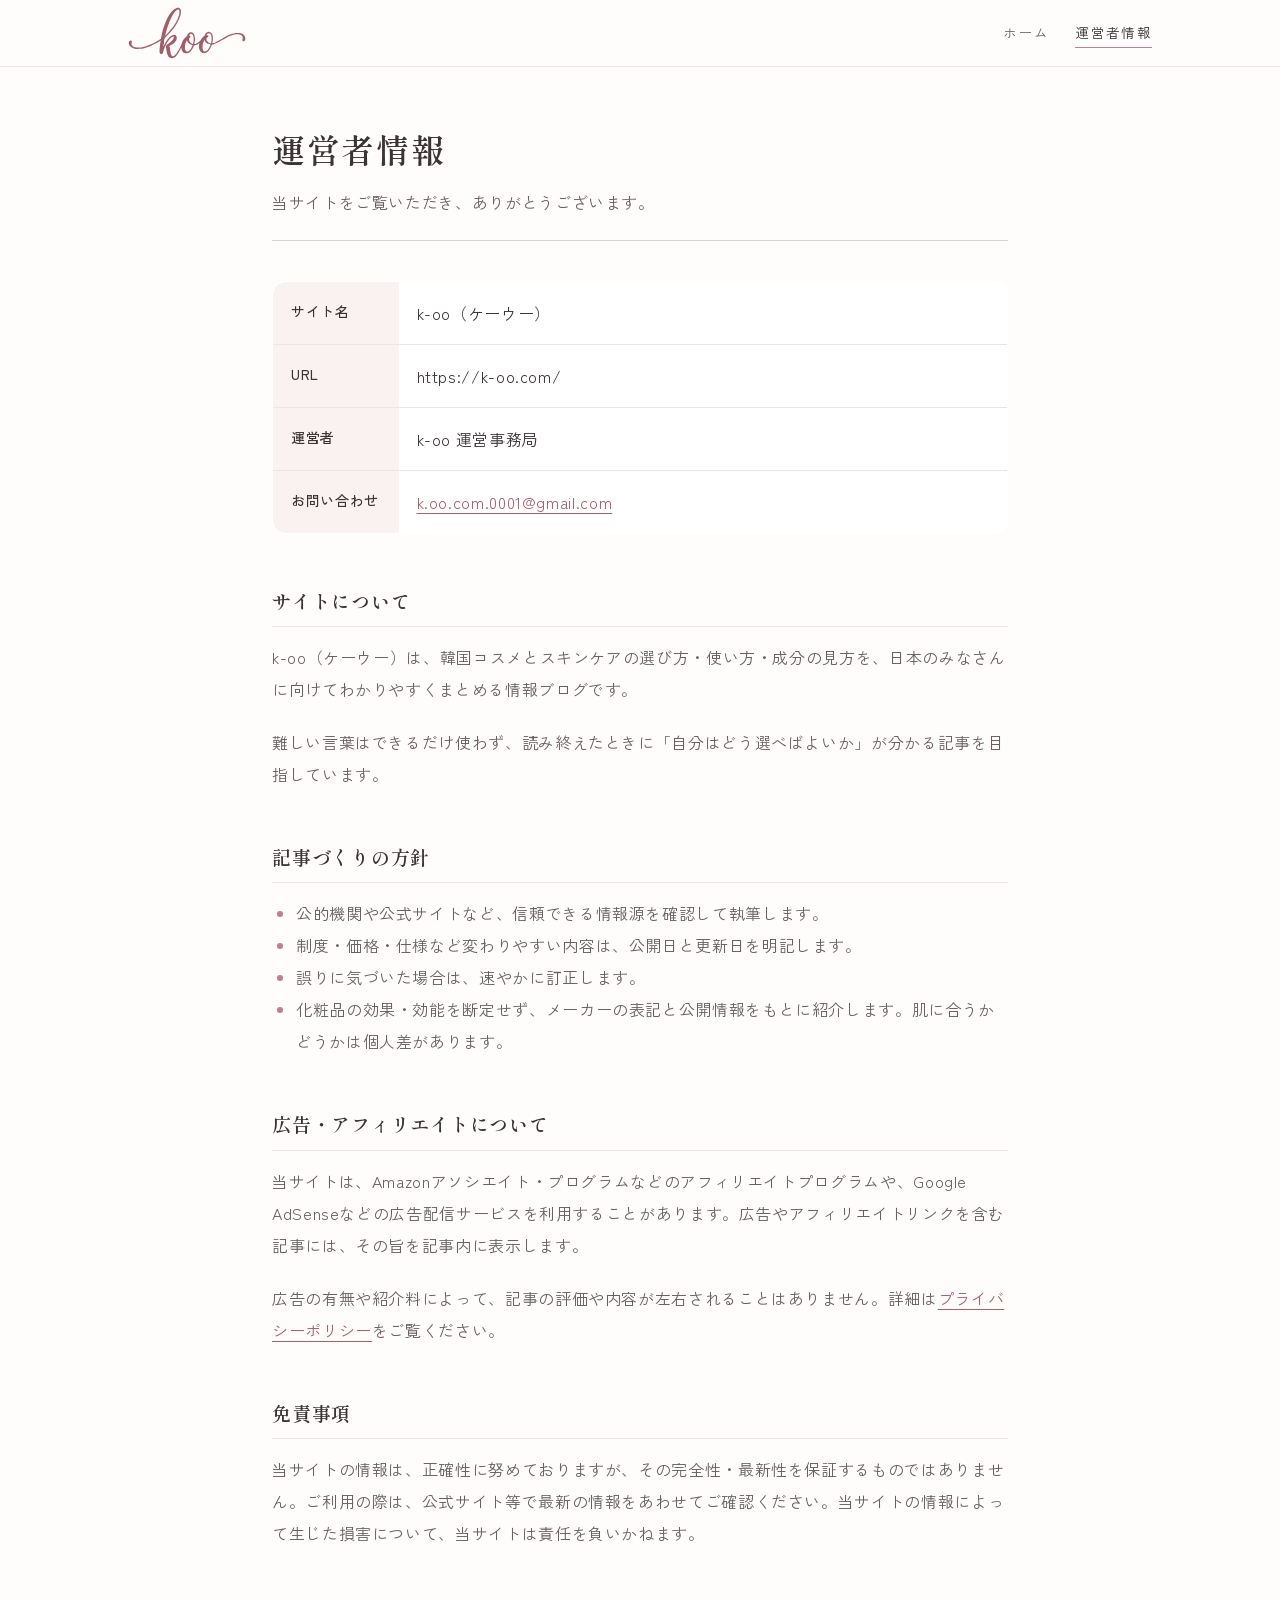
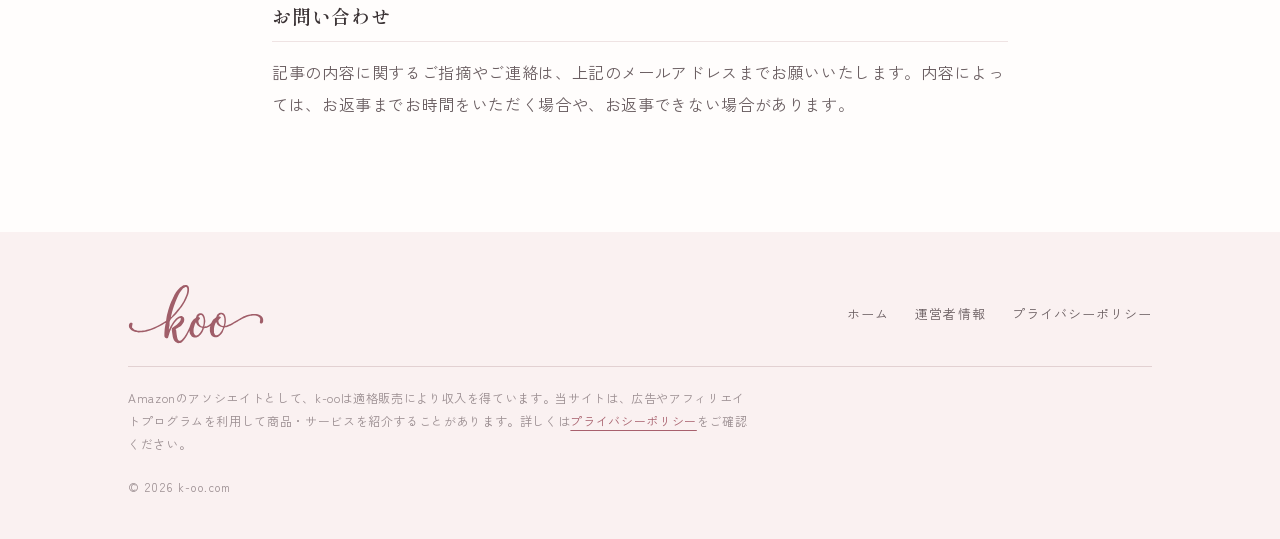
<file: about.html>
<!DOCTYPE html>
<html lang="ja">
<head>
<meta charset="utf-8">
<meta name="viewport" content="width=device-width, initial-scale=1">
<title>運営者情報｜k-oo（ケーウー）</title>
<meta name="description" content="韓国コスメ・スキンケア情報ブログ「k-oo（ケーウー）」の運営者情報、記事づくりの方針、広告・アフィリエイトの扱い、免責事項、お問い合わせ先をご案内します。">
<link rel="canonical" href="https://k-oo.com/about">
<meta name="robots" content="index, follow">
<meta name="theme-color" content="#fffdfc">

<meta property="og:type" content="website">
<meta property="og:site_name" content="k-oo（ケーウー）">
<meta property="og:locale" content="ja_JP">
<meta property="og:title" content="運営者情報｜k-oo（ケーウー）">
<meta property="og:description" content="韓国コスメ・スキンケア情報ブログ「k-oo（ケーウー）」の運営者情報、サイトの方針、お問い合わせ先をご案内します。">
<meta property="og:url" content="https://k-oo.com/about">
<meta property="og:image" content="https://k-oo.com/assets/img/og-default.png">
<meta name="twitter:card" content="summary_large_image">

<link rel="icon" href="/assets/img/favicon.svg" type="image/svg+xml">
<link rel="icon" href="/assets/img/favicon-32.png" sizes="32x32" type="image/png">
<link rel="apple-touch-icon" href="/assets/img/apple-touch-icon.png">
<link rel="stylesheet" href="/assets/css/style.css">
<script src="/assets/js/main.js?v=20261012" defer></script>
<!-- AdSense 承認後：審査用コードをここに貼る
<script async src="https://pagead2.googlesyndication.com/pagead/js/adsbygoogle.js?client=ca-pub-XXXXXXXXXXXXXXXX" crossorigin="anonymous"></script>
-->

<script type="application/ld+json">
{
  "@context": "https://schema.org",
  "@type": "AboutPage",
  "url": "https://k-oo.com/about",
  "name": "運営者情報",
  "inLanguage": "ja",
  "isPartOf": { "@id": "https://k-oo.com/#website" },
  "breadcrumb": {
    "@type": "BreadcrumbList",
    "itemListElement": [
      { "@type": "ListItem", "position": 1, "name": "ホーム", "item": "https://k-oo.com/" },
      { "@type": "ListItem", "position": 2, "name": "運営者情報", "item": "https://k-oo.com/about" }
    ]
  }
}
</script>
</head>
<body>
<a class="skip-link" href="#main">本文へスキップ</a>

<header class="site-header">
  <div class="wrap">
    <a class="brand" href="/" aria-label="k-oo ホーム">
      <img class="brand-logo" src="/assets/img/logo.svg" width="118" height="52" alt="">
    </a>
    <nav class="site-nav" aria-label="メインメニュー">
      <a href="/">ホーム</a>
      <a href="/about">運営者情報</a>
    </nav>
  </div>
</header>

<main id="main">
  <div class="wrap wrap--article page">
    <h1>運営者情報</h1>
    <p class="page-lead">当サイトをご覧いただき、ありがとうございます。</p>

    <table class="info-table">
      <tbody>
        <tr><th scope="row">サイト名</th><td>k-oo（ケーウー）</td></tr>
        <tr><th scope="row">URL</th><td>https://k-oo.com/</td></tr>
        <tr><th scope="row">運営者</th><td>k-oo 運営事務局</td></tr>
        <tr><th scope="row">お問い合わせ</th><td><a href="mailto:k.oo.com.0001@gmail.com">k.oo.com.0001@gmail.com</a></td></tr>
      </tbody>
    </table>

    <h2>サイトについて</h2>
    <p>k-oo（ケーウー）は、韓国コスメとスキンケアの選び方・使い方・成分の見方を、日本のみなさんに向けてわかりやすくまとめる情報ブログです。</p>
    <p>難しい言葉はできるだけ使わず、読み終えたときに「自分はどう選べばよいか」が分かる記事を目指しています。</p>

    <h2>記事づくりの方針</h2>
    <ul>
      <li>公的機関や公式サイトなど、信頼できる情報源を確認して執筆します。</li>
      <li>制度・価格・仕様など変わりやすい内容は、公開日と更新日を明記します。</li>
      <li>誤りに気づいた場合は、速やかに訂正します。</li>
      <li>化粧品の効果・効能を断定せず、メーカーの表記と公開情報をもとに紹介します。肌に合うかどうかは個人差があります。</li>
    </ul>

    <h2>広告・アフィリエイトについて</h2>
    <p>当サイトは、Amazonアソシエイト・プログラムなどのアフィリエイトプログラムや、Google AdSenseなどの広告配信サービスを利用することがあります。広告やアフィリエイトリンクを含む記事には、その旨を記事内に表示します。</p>
    <p>広告の有無や紹介料によって、記事の評価や内容が左右されることはありません。詳細は<a href="/privacy">プライバシーポリシー</a>をご覧ください。</p>

    <h2>免責事項</h2>
    <p>当サイトの情報は、正確性に努めておりますが、その完全性・最新性を保証するものではありません。ご利用の際は、公式サイト等で最新の情報をあわせてご確認ください。当サイトの情報によって生じた損害について、当サイトは責任を負いかねます。</p>

    <h2>お問い合わせ</h2>
    <p>記事の内容に関するご指摘やご連絡は、上記のメールアドレスまでお願いいたします。内容によっては、お返事までお時間をいただく場合や、お返事できない場合があります。</p>
  </div>
</main>

<footer class="site-footer">
  <div class="wrap">
    <div class="footer-top">
      <a class="brand" href="/" aria-label="k-oo ホーム">
        <img class="brand-logo" src="/assets/img/logo.svg" width="118" height="52" alt="" loading="lazy">
      </a>
      <ul class="footer-links">
        <li><a href="/">ホーム</a></li>
        <li><a href="/about">運営者情報</a></li>
        <li><a href="/privacy">プライバシーポリシー</a></li>
      </ul>
    </div>
    <p class="footer-note">Amazonのアソシエイトとして、k-ooは適格販売により収入を得ています。当サイトは、広告やアフィリエイトプログラムを利用して商品・サービスを紹介することがあります。詳しくは<a href="/privacy">プライバシーポリシー</a>をご確認ください。</p>
    <p class="copyright">&copy; 2026 k-oo.com</p>
  </div>
</footer>

<button class="to-top" type="button" aria-label="ページの先頭へ戻る">↑</button>
</body>
</html>
</file>
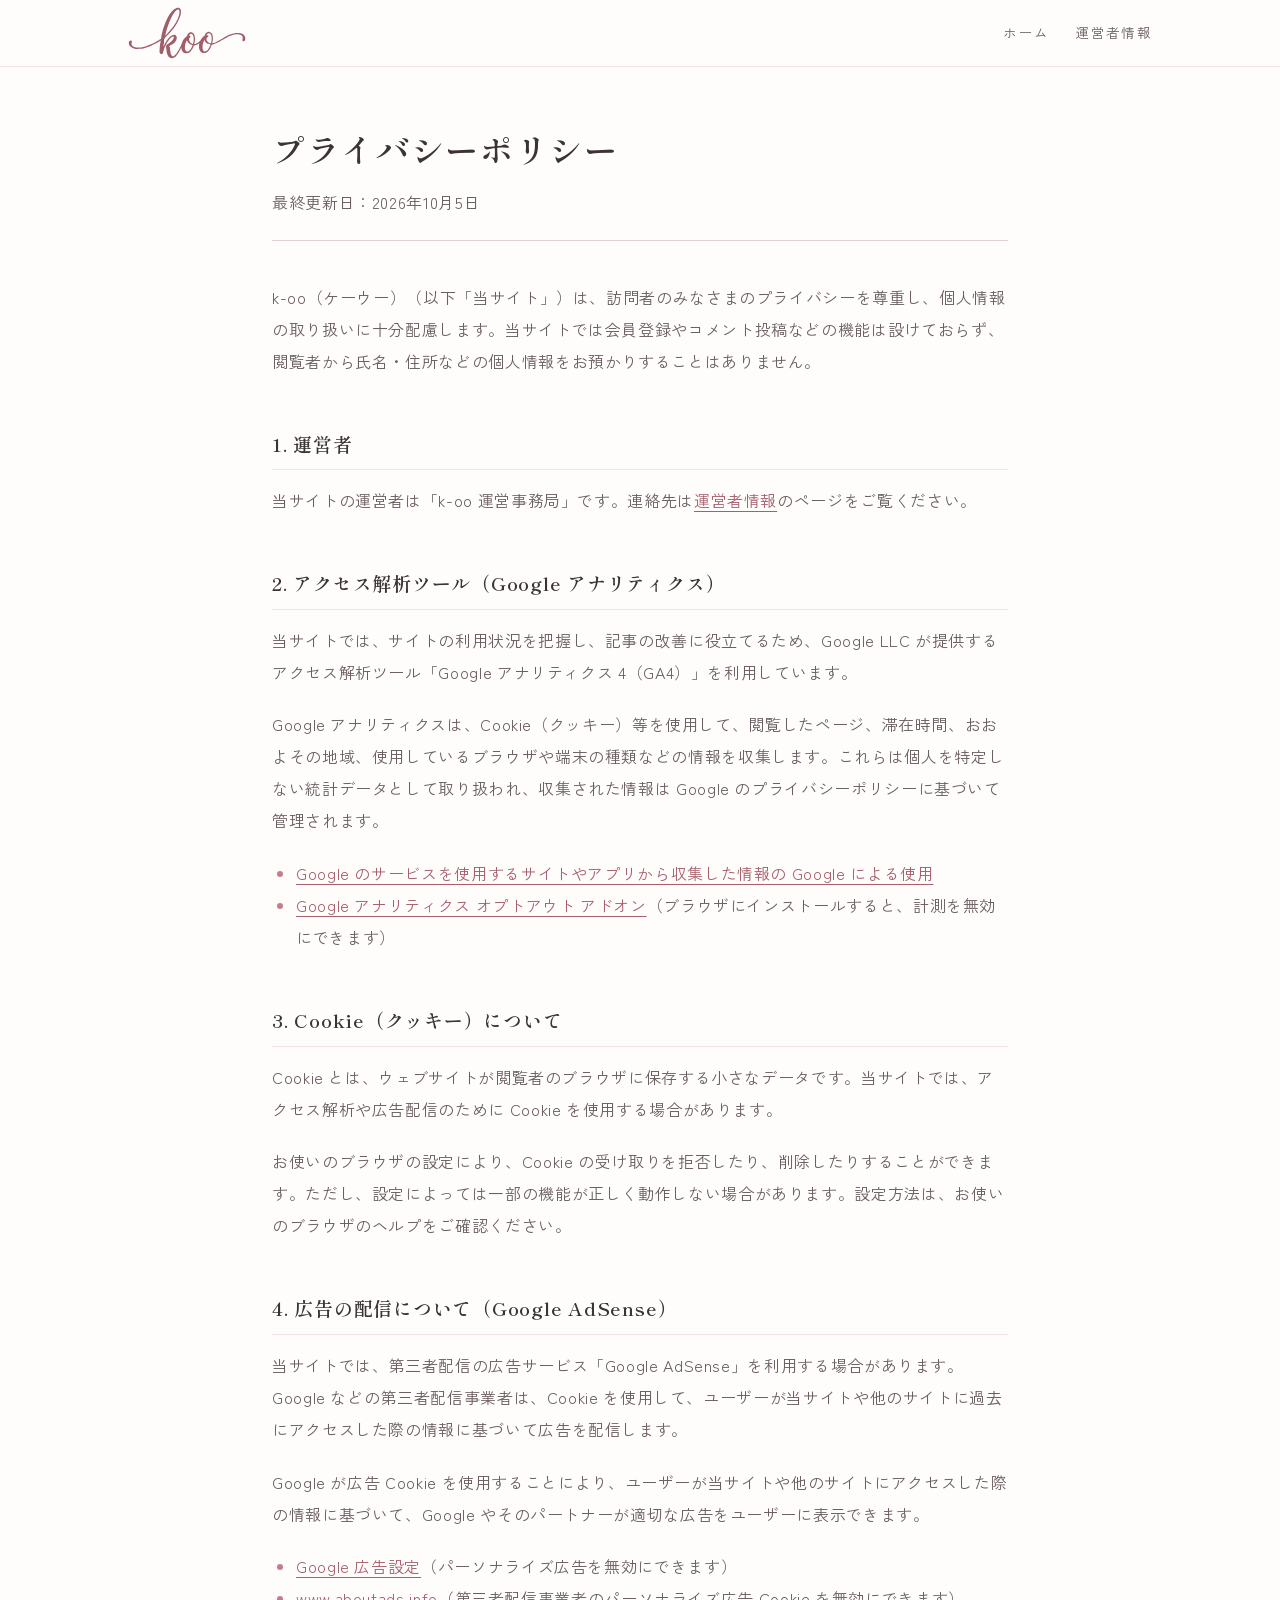
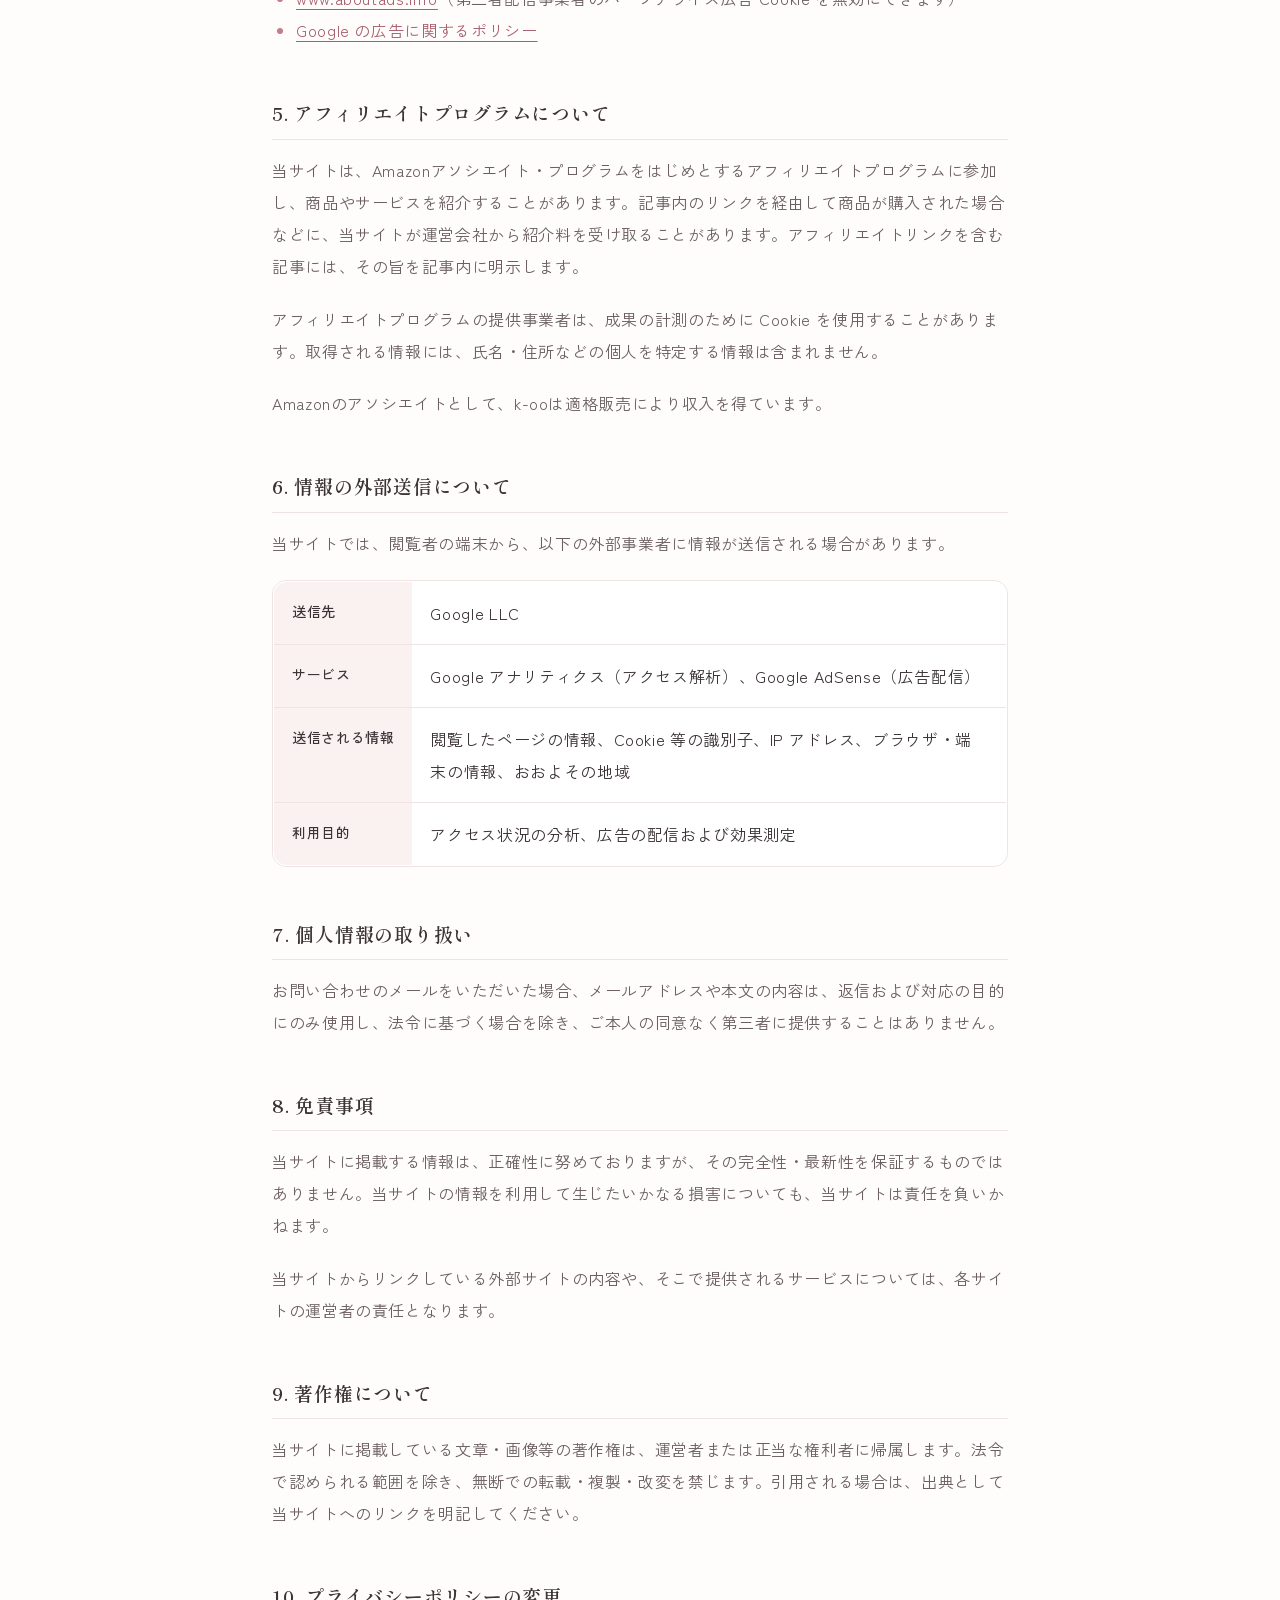
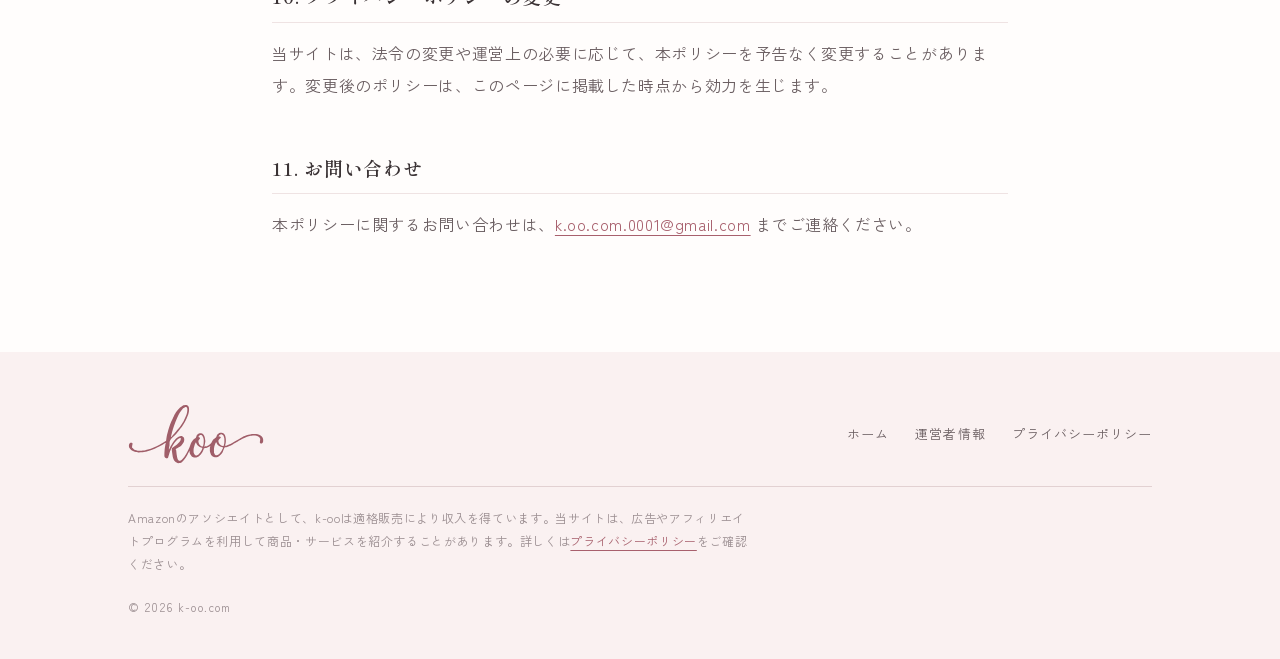
<file: privacy.html>
<!DOCTYPE html>
<html lang="ja">
<head>
<meta charset="utf-8">
<meta name="viewport" content="width=device-width, initial-scale=1">
<title>プライバシーポリシー｜k-oo（ケーウー）</title>
<meta name="description" content="k-oo（ケーウー）のプライバシーポリシーです。アクセス解析（Google アナリティクス）、Cookie、広告配信、アフィリエイトに関する取り扱いをご案内します。">
<link rel="canonical" href="https://k-oo.com/privacy">
<meta name="robots" content="index, follow">
<meta name="theme-color" content="#fffdfc">

<meta property="og:type" content="website">
<meta property="og:site_name" content="k-oo（ケーウー）">
<meta property="og:locale" content="ja_JP">
<meta property="og:title" content="プライバシーポリシー｜k-oo（ケーウー）">
<meta property="og:description" content="アクセス解析、Cookie、広告配信、アフィリエイトに関する取り扱いをご案内します。">
<meta property="og:url" content="https://k-oo.com/privacy">
<meta property="og:image" content="https://k-oo.com/assets/img/og-default.png">
<meta name="twitter:card" content="summary_large_image">

<link rel="icon" href="/assets/img/favicon.svg" type="image/svg+xml">
<link rel="icon" href="/assets/img/favicon-32.png" sizes="32x32" type="image/png">
<link rel="apple-touch-icon" href="/assets/img/apple-touch-icon.png">
<link rel="stylesheet" href="/assets/css/style.css">
<script src="/assets/js/main.js?v=20261012" defer></script>
<!-- AdSense 承認後：審査用コードをここに貼る
<script async src="https://pagead2.googlesyndication.com/pagead/js/adsbygoogle.js?client=ca-pub-XXXXXXXXXXXXXXXX" crossorigin="anonymous"></script>
-->

<script type="application/ld+json">
{
  "@context": "https://schema.org",
  "@type": "WebPage",
  "url": "https://k-oo.com/privacy",
  "name": "プライバシーポリシー",
  "inLanguage": "ja",
  "isPartOf": { "@id": "https://k-oo.com/#website" },
  "breadcrumb": {
    "@type": "BreadcrumbList",
    "itemListElement": [
      { "@type": "ListItem", "position": 1, "name": "ホーム", "item": "https://k-oo.com/" },
      { "@type": "ListItem", "position": 2, "name": "プライバシーポリシー", "item": "https://k-oo.com/privacy" }
    ]
  }
}
</script>
</head>
<body>
<a class="skip-link" href="#main">本文へスキップ</a>

<header class="site-header">
  <div class="wrap">
    <a class="brand" href="/" aria-label="k-oo ホーム">
      <img class="brand-logo" src="/assets/img/logo.svg" width="118" height="52" alt="">
    </a>
    <nav class="site-nav" aria-label="メインメニュー">
      <a href="/">ホーム</a>
      <a href="/about">運営者情報</a>
    </nav>
  </div>
</header>

<main id="main">
  <div class="wrap wrap--article page">
    <h1>プライバシーポリシー</h1>
    <p class="page-lead">最終更新日：<time datetime="2026-10-05">2026年10月5日</time></p>

    <p>k-oo（ケーウー）（以下「当サイト」）は、訪問者のみなさまのプライバシーを尊重し、個人情報の取り扱いに十分配慮します。当サイトでは会員登録やコメント投稿などの機能は設けておらず、閲覧者から氏名・住所などの個人情報をお預かりすることはありません。</p>

    <h2>1. 運営者</h2>
    <p>当サイトの運営者は「k-oo 運営事務局」です。連絡先は<a href="/about">運営者情報</a>のページをご覧ください。</p>

    <h2>2. アクセス解析ツール（Google アナリティクス）</h2>
    <p>当サイトでは、サイトの利用状況を把握し、記事の改善に役立てるため、Google LLC が提供するアクセス解析ツール「Google アナリティクス 4（GA4）」を利用しています。</p>
    <p>Google アナリティクスは、Cookie（クッキー）等を使用して、閲覧したページ、滞在時間、おおよその地域、使用しているブラウザや端末の種類などの情報を収集します。これらは個人を特定しない統計データとして取り扱われ、収集された情報は Google のプライバシーポリシーに基づいて管理されます。</p>
    <ul>
      <li><a href="https://policies.google.com/technologies/partner-sites?hl=ja" target="_blank" rel="noopener noreferrer">Google のサービスを使用するサイトやアプリから収集した情報の Google による使用</a></li>
      <li><a href="https://tools.google.com/dlpage/gaoptout?hl=ja" target="_blank" rel="noopener noreferrer">Google アナリティクス オプトアウト アドオン</a>（ブラウザにインストールすると、計測を無効にできます）</li>
    </ul>

    <h2>3. Cookie（クッキー）について</h2>
    <p>Cookie とは、ウェブサイトが閲覧者のブラウザに保存する小さなデータです。当サイトでは、アクセス解析や広告配信のために Cookie を使用する場合があります。</p>
    <p>お使いのブラウザの設定により、Cookie の受け取りを拒否したり、削除したりすることができます。ただし、設定によっては一部の機能が正しく動作しない場合があります。設定方法は、お使いのブラウザのヘルプをご確認ください。</p>

    <h2>4. 広告の配信について（Google AdSense）</h2>
    <p>当サイトでは、第三者配信の広告サービス「Google AdSense」を利用する場合があります。Google などの第三者配信事業者は、Cookie を使用して、ユーザーが当サイトや他のサイトに過去にアクセスした際の情報に基づいて広告を配信します。</p>
    <p>Google が広告 Cookie を使用することにより、ユーザーが当サイトや他のサイトにアクセスした際の情報に基づいて、Google やそのパートナーが適切な広告をユーザーに表示できます。</p>
    <ul>
      <li><a href="https://adssettings.google.com/" target="_blank" rel="noopener noreferrer">Google 広告設定</a>（パーソナライズ広告を無効にできます）</li>
      <li><a href="https://www.aboutads.info/" target="_blank" rel="noopener noreferrer">www.aboutads.info</a>（第三者配信事業者のパーソナライズ広告 Cookie を無効にできます）</li>
      <li><a href="https://policies.google.com/technologies/ads?hl=ja" target="_blank" rel="noopener noreferrer">Google の広告に関するポリシー</a></li>
    </ul>

    <h2>5. アフィリエイトプログラムについて</h2>
    <p>当サイトは、Amazonアソシエイト・プログラムをはじめとするアフィリエイトプログラムに参加し、商品やサービスを紹介することがあります。記事内のリンクを経由して商品が購入された場合などに、当サイトが運営会社から紹介料を受け取ることがあります。アフィリエイトリンクを含む記事には、その旨を記事内に明示します。</p>
    <p>アフィリエイトプログラムの提供事業者は、成果の計測のために Cookie を使用することがあります。取得される情報には、氏名・住所などの個人を特定する情報は含まれません。</p>
    <p>Amazonのアソシエイトとして、k-ooは適格販売により収入を得ています。</p>

    <h2>6. 情報の外部送信について</h2>
    <p>当サイトでは、閲覧者の端末から、以下の外部事業者に情報が送信される場合があります。</p>
    <div class="table-scroll">
      <table class="info-table">
        <tbody>
          <tr><th scope="row">送信先</th><td>Google LLC</td></tr>
          <tr><th scope="row">サービス</th><td>Google アナリティクス（アクセス解析）、Google AdSense（広告配信）</td></tr>
          <tr><th scope="row">送信される情報</th><td>閲覧したページの情報、Cookie 等の識別子、IP アドレス、ブラウザ・端末の情報、おおよその地域</td></tr>
          <tr><th scope="row">利用目的</th><td>アクセス状況の分析、広告の配信および効果測定</td></tr>
        </tbody>
      </table>
    </div>

    <h2>7. 個人情報の取り扱い</h2>
    <p>お問い合わせのメールをいただいた場合、メールアドレスや本文の内容は、返信および対応の目的にのみ使用し、法令に基づく場合を除き、ご本人の同意なく第三者に提供することはありません。</p>

    <h2>8. 免責事項</h2>
    <p>当サイトに掲載する情報は、正確性に努めておりますが、その完全性・最新性を保証するものではありません。当サイトの情報を利用して生じたいかなる損害についても、当サイトは責任を負いかねます。</p>
    <p>当サイトからリンクしている外部サイトの内容や、そこで提供されるサービスについては、各サイトの運営者の責任となります。</p>

    <h2>9. 著作権について</h2>
    <p>当サイトに掲載している文章・画像等の著作権は、運営者または正当な権利者に帰属します。法令で認められる範囲を除き、無断での転載・複製・改変を禁じます。引用される場合は、出典として当サイトへのリンクを明記してください。</p>

    <h2>10. プライバシーポリシーの変更</h2>
    <p>当サイトは、法令の変更や運営上の必要に応じて、本ポリシーを予告なく変更することがあります。変更後のポリシーは、このページに掲載した時点から効力を生じます。</p>

    <h2>11. お問い合わせ</h2>
    <p>本ポリシーに関するお問い合わせは、<a href="mailto:k.oo.com.0001@gmail.com">k.oo.com.0001@gmail.com</a> までご連絡ください。</p>
  </div>
</main>

<footer class="site-footer">
  <div class="wrap">
    <div class="footer-top">
      <a class="brand" href="/" aria-label="k-oo ホーム">
        <img class="brand-logo" src="/assets/img/logo.svg" width="118" height="52" alt="" loading="lazy">
      </a>
      <ul class="footer-links">
        <li><a href="/">ホーム</a></li>
        <li><a href="/about">運営者情報</a></li>
        <li><a href="/privacy">プライバシーポリシー</a></li>
      </ul>
    </div>
    <p class="footer-note">Amazonのアソシエイトとして、k-ooは適格販売により収入を得ています。当サイトは、広告やアフィリエイトプログラムを利用して商品・サービスを紹介することがあります。詳しくは<a href="/privacy">プライバシーポリシー</a>をご確認ください。</p>
    <p class="copyright">&copy; 2026 k-oo.com</p>
  </div>
</footer>

<button class="to-top" type="button" aria-label="ページの先頭へ戻る">↑</button>
</body>
</html>
</file>
<file: assets/css/style.css>
/* k-oo.com 共通スタイル — すべてのページで /assets/css/style.css として読み込みます
   デザイン「Blush」：白 × 淡いピンク × ダスティローズ。記事が主役、商品と広告は控えめに。
   フォント（各ページ <head> で Google Fonts を読み込み）
     見出し：Shippori Mincho B1 ／ 本文：Zen Kaku Gothic New */

:root {
  --bg: #fffdfc;
  --surface: #ffffff;
  --soft: #faf1f1;        /* 目次・PR表記・コールアウトの面 */
  --blush: #f8eded;       /* 特集カードの面 */
  --thumb: #f3e3e3;       /* 画像の読み込み前の面 */
  --ink: #3b3335;
  --ink-soft: #6b5f62;
  --muted: #9a8d90;
  --line: #efe3e3;
  --line-strong: #e2d1d2;
  --accent: #c27d89;
  --accent-ink: #a8606d;
  --mark: #f6dfe3;        /* 太字のマーカー */
  --btn: #3b3335;
  --btn-ink: #fffdfc;
  --radius: 6px;
  --radius-lg: 14px;
  --font: "Zen Kaku Gothic New", "Hiragino Sans", "Hiragino Kaku Gothic ProN", "Noto Sans JP", "Noto Sans CJK JP", "Yu Gothic UI", "Yu Gothic", Meiryo, sans-serif;
  --font-head: "Shippori Mincho B1", "Hiragino Mincho ProN", "Yu Mincho", YuMincho, "Noto Serif JP", "Noto Serif CJK JP", serif;
  --w-list: 1080px;
  --w-article: 680px;
}

@media (prefers-color-scheme: dark) {
  :root {
    --bg: #1b1718;
    --surface: #231e20;
    --soft: #2a2325;
    --blush: #2d2427;
    --thumb: #332a2d;
    --ink: #f1eaeb;
    --ink-soft: #d2c6c8;
    --muted: #a5979a;
    --line: #362e30;
    --line-strong: #4a3f42;
    --accent: #dc9aa5;
    --accent-ink: #e8b0b9;
    --mark: #4a3036;
    --btn: #f1eaeb;
    --btn-ink: #1b1718;
  }
}

*, *::before, *::after { box-sizing: border-box; }

html { -webkit-text-size-adjust: 100%; scroll-behavior: smooth; scroll-padding-top: 84px; }

body {
  margin: 0;
  background: var(--bg);
  color: var(--ink);
  font-family: var(--font);
  font-size: 16px;
  font-weight: 400;
  line-height: 2;
  letter-spacing: .04em;
  word-break: normal;
  overflow-wrap: anywhere;
  line-break: strict;
  text-rendering: optimizeLegibility;
  -webkit-font-smoothing: antialiased;
}

img { max-width: 100%; height: auto; display: block; }
a { color: var(--accent-ink); text-decoration-thickness: 1px; text-underline-offset: 4px; }
a:hover { color: var(--accent); }
:focus-visible { outline: 2px solid var(--accent); outline-offset: 3px; border-radius: 3px; }

.skip-link {
  position: absolute; left: 12px; top: 12px; z-index: 100; transform: translateY(-200%);
  background: var(--ink); color: var(--bg); padding: 8px 14px; border-radius: var(--radius); text-decoration: none;
}
.skip-link:focus { transform: none; }

.wrap { width: 100%; max-width: var(--w-list); margin: 0 auto; padding: 0 28px; }
.wrap--article { max-width: calc(var(--w-article) + 56px); }

/* ---------- Header ---------- */
.site-header { position: sticky; top: 0; z-index: 50; background: color-mix(in srgb, var(--bg) 90%, transparent); -webkit-backdrop-filter: blur(10px); backdrop-filter: blur(10px); border-bottom: 1px solid var(--line); }
.site-header .wrap { display: flex; align-items: center; justify-content: space-between; height: 66px; }
.brand { display: inline-flex; align-items: center; gap: 12px; text-decoration: none; color: var(--ink); }
.brand:hover { color: var(--ink); }
.brand-logo { height: 52px; width: auto; }
.footer-top .brand-logo { height: 60px; }
.brand-text { display: flex; align-items: baseline; gap: 10px; line-height: 1.2; }
.brand-name { font-family: var(--font-head); font-weight: 500; font-size: 23px; letter-spacing: .14em; }
.brand-kana { font-size: 10.5px; color: var(--muted); letter-spacing: .24em; }
.site-nav { display: flex; gap: 26px; }
.site-nav a {
  color: var(--ink-soft); text-decoration: none; font-size: 13.5px; letter-spacing: .1em;
  padding: 6px 0; line-height: 1.2; border-bottom: 1px solid transparent;
}
.site-nav a:hover { color: var(--ink); }
.site-nav a[aria-current="page"] { color: var(--ink); border-bottom-color: var(--accent); }

/* ---------- Footer ---------- */
.site-footer { margin-top: 112px; background: var(--soft); }
.site-footer .wrap { padding-top: 52px; padding-bottom: 40px; display: grid; gap: 20px; }
.footer-top { display: flex; flex-wrap: wrap; gap: 16px 40px; align-items: center; justify-content: space-between; padding-bottom: 22px; border-bottom: 1px solid var(--line-strong); }
.footer-links { display: flex; flex-wrap: wrap; gap: 8px 26px; list-style: none; margin: 0; padding: 0; font-size: 13px; letter-spacing: .08em; }
.footer-links a { color: var(--ink-soft); text-decoration: none; }
.footer-links a:hover { color: var(--accent-ink); text-decoration: underline; }
.footer-note { font-size: 12px; line-height: 1.9; color: var(--muted); margin: 0; max-width: 52em; }
.copyright { font-size: 11.5px; color: var(--muted); margin: 0; letter-spacing: .12em; }

/* ---------- Home ---------- */
.hero { padding: 64px 0 28px; }
.hero .wrap { display: grid; gap: 16px; }
.hero .wrap::before { content: "KOREAN BEAUTY NOTES"; font-size: 11.5px; letter-spacing: .26em; color: var(--accent-ink); }
.hero h1 { font-family: var(--font-head); font-size: clamp(27px, 4.2vw, 40px); line-height: 1.6; margin: 0; letter-spacing: .06em; font-weight: 600; }
.hero h1 em { font-style: normal; color: var(--accent-ink); }
.hero p { margin: 0; color: var(--ink-soft); max-width: 32em; font-size: 15px; }

.section-head { display: flex; align-items: center; gap: 16px; margin: 48px 0 26px; }
.section-head h2 { font-size: 13px; margin: 0; font-weight: 500; letter-spacing: .22em; white-space: nowrap; color: var(--ink-soft); }
.section-head::after { content: ""; flex: 1; height: 1px; background: var(--line); }

.post-grid { display: grid; grid-template-columns: repeat(3, 1fr); gap: 44px 28px; list-style: none; margin: 0; padding: 0; }
.post-card { display: flex; flex-direction: column; position: relative; min-width: 0; }
.post-card-thumb { aspect-ratio: 16 / 9; background: var(--thumb); overflow: hidden; border-radius: var(--radius); }
.post-card-thumb img { width: 100%; height: 100%; object-fit: cover; transition: transform .5s ease; }
.post-card:hover .post-card-thumb img { transform: scale(1.03); }
.post-card-body { padding: 16px 0 0; display: flex; flex-direction: column; gap: 8px; flex: 1; }
.post-card-meta { display: flex; align-items: center; gap: 12px; font-size: 12px; letter-spacing: .08em; color: var(--muted); }
.post-card h3 { font-family: var(--font-head); font-size: 17.5px; line-height: 1.7; margin: 0; font-weight: 600; letter-spacing: .03em; }
.post-card h3 a { color: var(--ink); text-decoration: none; }
.post-card h3 a::after { content: ""; position: absolute; inset: 0; } /* カード全体をクリック可能に */
.post-card:hover h3 a { color: var(--accent-ink); }
.post-card p { margin: 0; font-size: 13.5px; line-height: 1.9; color: var(--ink-soft); display: -webkit-box; -webkit-line-clamp: 2; line-clamp: 2; -webkit-box-orient: vertical; overflow: hidden; }

/* 新着の1件目は特集カードとして大きく */
.wrap > .post-grid > .post-card:first-child { grid-column: 1 / -1; display: grid; grid-template-columns: 1.2fr 1fr; gap: 0 40px; align-items: center; padding: 28px; background: var(--blush); border-radius: var(--radius-lg); }
.wrap > .post-grid > .post-card:first-child .post-card-body { padding: 0; gap: 12px; }
.wrap > .post-grid > .post-card:first-child h3 { font-size: clamp(20px, 2.4vw, 25px); }
.wrap > .post-grid > .post-card:first-child p { font-size: 14px; -webkit-line-clamp: 3; line-clamp: 3; }
.wrap > .post-grid > .post-card:first-child .tag { background: var(--surface); }

.tag { display: inline-block; font-size: 11.5px; font-weight: 500; letter-spacing: .1em; color: var(--accent-ink); background: var(--soft); padding: 1px 12px; border-radius: 999px; line-height: 1.8; }

.empty-state { border-top: 1px solid var(--line); border-bottom: 1px solid var(--line); padding: 64px 24px; text-align: center; color: var(--muted); }
.empty-state strong { display: block; color: var(--ink); font-size: 18px; margin-bottom: 6px; }

/* ---------- Article ---------- */
.breadcrumb { font-size: 12px; letter-spacing: .06em; color: var(--muted); padding: 28px 0 8px; }
.breadcrumb ol { list-style: none; margin: 0; padding: 0; display: flex; flex-wrap: wrap; gap: 4px 10px; }
.breadcrumb li + li::before { content: "›"; margin-right: 10px; color: var(--line-strong); }
.breadcrumb a { color: var(--muted); text-decoration: none; }
.breadcrumb a:hover { color: var(--accent-ink); text-decoration: underline; }

.article-head { padding: 28px 0 8px; text-align: center; }
.article-head .tag { margin-bottom: 16px; }
.article-title { font-family: var(--font-head); font-size: clamp(24px, 3.8vw, 33px); line-height: 1.65; margin: 0 0 16px; font-weight: 600; letter-spacing: .05em; }
.article-meta { display: flex; flex-wrap: wrap; justify-content: center; gap: 4px 20px; font-size: 12px; letter-spacing: .06em; color: var(--muted); margin: 0; }
.article-eyecatch { margin: 32px 0 8px; border-radius: var(--radius-lg); overflow: hidden; background: var(--thumb); }
.article-eyecatch img { width: 100%; aspect-ratio: 16 / 9; object-fit: cover; }

.pr-notice {
  display: flex; gap: 10px; align-items: flex-start; margin: 20px 0 0; padding: 11px 16px;
  font-size: 12px; line-height: 1.8; color: var(--muted); text-align: left;
  background: var(--soft); border-radius: var(--radius);
}
.pr-notice b { flex: none; font-size: 10.5px; font-weight: 500; letter-spacing: .14em; color: var(--accent-ink); background: var(--surface); padding: 0 8px; border-radius: 999px; margin-top: 2px; line-height: 1.8; }
.pr-notice span { display: block; }
.pr-notice small { display: block; margin-top: 1px; font-size: 11.5px; }

.lead { font-size: 16.5px; line-height: 2.1; color: var(--ink-soft); margin: 36px 0 0; }

.toc { margin: 40px 0; padding: 22px 26px; background: var(--soft); border-radius: var(--radius-lg); }
.toc-title { margin: 0 0 6px; font-size: 12.5px; font-weight: 500; letter-spacing: .24em; color: var(--accent-ink); }
.toc ol { margin: 0; padding-left: 1.4em; }
.toc li { margin: 2px 0; font-size: 14.5px; line-height: 1.9; }
.toc li::marker { color: var(--accent); }
.toc a { color: var(--ink-soft); text-decoration: none; }
.toc a:hover { color: var(--accent-ink); text-decoration: underline; }

.article-body > :first-child { margin-top: 0; }
.article-body h2 {
  font-family: var(--font-head); font-size: clamp(20px, 3vw, 24px); line-height: 1.6; margin: 80px 0 24px; padding: 0 0 12px;
  font-weight: 600; letter-spacing: .05em; border-bottom: 1px solid var(--line-strong);
}
.article-body h3 { font-family: var(--font-head); font-size: 18px; line-height: 1.7; margin: 44px 0 12px; padding: 0 0 0 14px; font-weight: 600; letter-spacing: .03em; border-left: 2px solid var(--accent); }
.article-body h4 { font-size: 16px; margin: 30px 0 8px; font-weight: 700; }
.article-body p { margin: 0 0 1.7em; }
.article-body ul, .article-body ol { margin: 0 0 1.7em; padding-left: 1.4em; }
.article-body li { margin: .4em 0; }
.article-body li::marker { color: var(--accent); }
.article-body strong { font-weight: 700; background: linear-gradient(transparent 62%, var(--mark) 62%); }
.article-body figure { margin: 36px 0; }
.article-body figure img { border-radius: var(--radius-lg); }
.article-body figcaption { font-size: 12px; color: var(--muted); margin-top: 10px; text-align: center; letter-spacing: .06em; }
.article-body blockquote { margin: 0 0 1.7em; padding: 4px 0 4px 20px; border-left: 2px solid var(--accent); color: var(--ink-soft); font-family: var(--font-head); }
.article-body blockquote p:last-child { margin-bottom: 0; }

.table-scroll { overflow-x: auto; margin: 0 0 1.7em; border: 1px solid var(--line); border-radius: var(--radius-lg); background: var(--surface); }
.article-body table { border-collapse: collapse; width: 100%; min-width: 480px; font-size: 14px; line-height: 1.8; }
.article-body th, .article-body td { padding: 12px 16px; border-bottom: 1px solid var(--line); text-align: left; vertical-align: top; }
.article-body th { background: var(--soft); font-weight: 500; white-space: nowrap; font-size: 13px; letter-spacing: .06em; color: var(--ink-soft); }
.article-body tr:last-child td { border-bottom: 0; }

.callout { margin: 0 0 1.7em; padding: 20px 24px; border-radius: var(--radius-lg); background: var(--soft); border: 0; }
.callout-title { font-family: var(--font-head); font-weight: 600; margin: 0 0 4px; font-size: 15.5px; color: var(--accent-ink); }
.callout p:last-child { margin-bottom: 0; }

/* ---------- 商品紹介（アフィリエイト記事用・控えめに） ---------- */
.product { display: grid; grid-template-columns: 170px 1fr; gap: 26px; align-items: center; margin: 8px 0 2.2em; padding: 24px; background: var(--surface); border: 1px solid var(--line); border-radius: var(--radius-lg); }
.product-img { background: #fff; border-radius: var(--radius); display: flex; align-items: center; justify-content: center; aspect-ratio: 1; padding: 10px; }
.product-img img { max-height: 100%; width: auto; max-width: 100%; object-fit: contain; }
.product-rank { display: inline-block; font-size: 11.5px; font-weight: 500; letter-spacing: .14em; color: var(--accent-ink); margin-bottom: 4px; }
.product-name { font-family: var(--font-head); font-size: 16.5px; font-weight: 600; line-height: 1.7; margin: 0 0 8px; }
.product-points { margin: 0 0 4px; padding-left: 1.2em; font-size: 13.5px; line-height: 1.9; color: var(--ink-soft); }
.product-points li { margin: .1em 0; }
.product-points li::marker { color: var(--accent); }
.product .btn-amazon { margin: 16px 0 0; max-width: none; }
.product--noimg { grid-template-columns: 1fr; }
.product--noimg .product-body { display: grid; grid-template-columns: minmax(0, 1fr) 280px; column-gap: 32px; align-items: center; }
.product--noimg .product-name, .product--noimg .product-points { grid-column: 1; }
.product--noimg .btn-amazon { grid-column: 2; grid-row: 1 / span 2; margin: 0; max-width: none; padding: 16px 22px; line-height: 1.6; border-radius: 22px; }
.product--noimg .btn-amazon small { margin-top: 6px; font-size: 10.5px; letter-spacing: 0; }
@media (max-width: 720px) {
  .product--noimg .product-body { display: block; }
  .product--noimg .btn-amazon { margin: 16px 0 0; }
}

.proscons { display: grid; grid-template-columns: 1fr 1fr; gap: 14px; margin: 0 0 1.7em; }
.proscons > div { padding: 18px 22px; background: var(--soft); border-radius: var(--radius-lg); }
.proscons h4 { margin: 0 0 6px; font-size: 13.5px; letter-spacing: .1em; color: var(--accent-ink); }
.proscons ul { margin: 0; padding-left: 1.3em; font-size: 14px; line-height: 1.9; }

.spec-note { font-size: 12px; line-height: 1.8; color: var(--muted); margin: -.6em 0 2em; }

/* Amazon へのリンクボタン（rel="sponsored nofollow noopener"）— 落ち着いたピル型 */
.btn-amazon {
  display: block; text-align: center; margin: 28px auto; max-width: 360px; padding: 12px 24px;
  background: var(--btn); color: var(--btn-ink); font-weight: 500; font-size: 14px; letter-spacing: .08em;
  border-radius: 999px; text-decoration: none; transition: opacity .2s ease;
}
.btn-amazon:hover { color: var(--btn-ink); opacity: .86; }
.btn-amazon small { display: block; font-weight: 400; font-size: 11px; letter-spacing: .02em; opacity: .75; }

/* FAQ */
.faq details { background: var(--surface); border: 1px solid var(--line); border-radius: var(--radius-lg); margin: 0 0 10px; }
.faq summary { cursor: pointer; padding: 16px 44px 16px 20px; font-weight: 500; list-style: none; display: flex; gap: 12px; position: relative; line-height: 1.8; }
.faq summary::-webkit-details-marker { display: none; }
.faq summary::before { content: "Q"; font-family: var(--font-head); color: var(--accent-ink); font-weight: 600; }
.faq summary::after { content: "+"; position: absolute; right: 20px; top: 14px; font-weight: 300; font-size: 20px; color: var(--muted); }
.faq details[open] summary::after { content: "−"; }
.faq .faq-a { padding: 0 20px 18px 44px; margin: 0; color: var(--ink-soft); font-size: 15px; }

.related { margin-top: 80px; }
.related .post-grid { grid-template-columns: repeat(2, 1fr); }

/* ---------- 人気記事（main.js が /api/popular から自動で表示。件数が少ない間は hidden のまま） ---------- */
.popular { margin-top: 72px; }
.popular[hidden] { display: none; }
.popular-list { list-style: none; margin: 0; padding: 0; counter-reset: rank; display: grid; gap: 0; }
.popular-item { counter-increment: rank; border-bottom: 1px solid var(--line); }
.popular-item a { display: grid; grid-template-columns: auto 100px 1fr; align-items: center; gap: 16px; padding: 14px 0; color: var(--ink); text-decoration: none; }
.popular-item a::before { content: counter(rank); width: 1.4em; font-family: var(--font-head); font-size: 22px; font-weight: 600; color: var(--accent); text-align: center; font-variant-numeric: tabular-nums; }
.popular-item a:hover .popular-title { color: var(--accent-ink); }
.popular-thumb { display: block; aspect-ratio: 16 / 9; overflow: hidden; border-radius: var(--radius); background: var(--thumb); }
.popular-thumb img { width: 100%; height: 100%; object-fit: cover; }
.popular-text { display: flex; flex-direction: column; gap: 2px; min-width: 0; }
.popular-title { font-family: var(--font-head); font-size: 15px; font-weight: 600; line-height: 1.7; display: -webkit-box; -webkit-line-clamp: 2; line-clamp: 2; -webkit-box-orient: vertical; overflow: hidden; }
.popular-meta { font-size: 11.5px; letter-spacing: .08em; color: var(--muted); }
@media (max-width: 560px) {
  .popular-item a { grid-template-columns: auto 84px 1fr; gap: 12px; }
  .popular-title { font-size: 14px; }
}

.back-home { display: inline-flex; margin-top: 56px; font-size: 13.5px; letter-spacing: .08em; color: var(--ink-soft); text-decoration: none; }
.back-home::before { content: "←"; margin-right: 10px; color: var(--accent); }
.back-home:hover { color: var(--accent-ink); }

/* ---------- 広告枠（承認前は非表示。承認後 main.js の ADS_ENABLED を true に） ---------- */
.ad-slot { display: none; margin: 44px 0; text-align: center; overflow: hidden; }
html.ads-on .ad-slot { display: block; min-height: 280px; }
html.ads-on .ad-slot--top { min-height: 250px; }
.ad-label { display: block; font-size: 10.5px; color: var(--muted); letter-spacing: .24em; margin-bottom: 8px; }

/* ---------- 固定ページ（運営者情報・プライバシーポリシー） ---------- */
.page { padding: 56px 0 0; }
.page h1 { font-family: var(--font-head); font-size: clamp(26px, 4vw, 33px); line-height: 1.6; margin: 0 0 10px; font-weight: 600; letter-spacing: .05em; }
.page .page-lead { color: var(--ink-soft); margin: 0 0 40px; padding-bottom: 22px; border-bottom: 1px solid var(--line-strong); }
.page h2 { font-family: var(--font-head); font-size: 19px; margin: 52px 0 14px; padding: 0 0 10px; border-bottom: 1px solid var(--line); line-height: 1.6; font-weight: 600; letter-spacing: .04em; }
.page p, .page li { color: var(--ink-soft); }
.page p { margin: 0 0 1.3em; }
.page ul { margin: 0 0 1.3em; padding-left: 1.5em; }
.page li::marker { color: var(--accent); }
.info-table { width: 100%; border-collapse: collapse; background: var(--surface); border: 1px solid var(--line); border-radius: var(--radius-lg); overflow: hidden; }
.info-table th, .info-table td { text-align: left; padding: 15px 18px; border-bottom: 1px solid var(--line); vertical-align: top; }
.info-table th { width: 9em; background: var(--soft); font-weight: 500; white-space: nowrap; font-size: 14px; }
.info-table tr:last-child th, .info-table tr:last-child td { border-bottom: 0; }

.notfound { text-align: center; padding: 104px 0 24px; }
.notfound .code { font-family: var(--font-head); font-size: 76px; font-weight: 600; color: var(--accent); line-height: 1; margin: 0 0 16px; letter-spacing: .08em; }
.btn { display: inline-block; margin-top: 28px; background: var(--btn); color: var(--btn-ink); text-decoration: none; font-weight: 500; letter-spacing: .08em; padding: 12px 30px; border-radius: 999px; }
.btn:hover { color: var(--btn-ink); opacity: .86; }

.to-top {
  position: fixed; right: 18px; bottom: 18px; width: 44px; height: 44px; border-radius: 50%;
  border: 1px solid var(--line-strong); background: var(--surface); color: var(--ink-soft);
  cursor: pointer; font-size: 16px; line-height: 1; opacity: 0; pointer-events: none; transition: opacity .2s ease;
}
.to-top.is-visible { opacity: 1; pointer-events: auto; }

/* 見出しの折り返しを均等にして、1文字だけ次の行に落ちるのを防ぐ */
.hero h1, .article-title, .post-card h3, .page h1, .article-body h2, .article-body h3 { text-wrap: balance; }

/* ---------- Responsive ---------- */
@media (max-width: 900px) {
  .post-grid { grid-template-columns: repeat(2, 1fr); gap: 40px 22px; }
  .wrap > .post-grid > .post-card:first-child { grid-template-columns: 1fr; gap: 20px; padding: 20px; }
}
@media (max-width: 600px) {
  .wrap { padding: 0 20px; }
  .site-header .wrap { height: 58px; }
  .brand-logo { height: 44px; }
  .brand-name { font-size: 21px; }
  .brand-kana { display: none; }
  .site-nav { gap: 18px; }
  .site-nav a { font-size: 13px; letter-spacing: .06em; }
  .hero { padding: 44px 0 12px; }
  .section-head { margin: 40px 0 22px; }
  .post-grid, .related .post-grid { grid-template-columns: 1fr; gap: 40px; }
  .wrap > .post-grid > .post-card:first-child { padding: 16px 16px 22px; margin: 0 -4px; }
  .article-head { padding-top: 16px; }
  .article-eyecatch { margin-top: 24px; border-radius: var(--radius); }
  .article-body h2 { margin-top: 64px; }
  .product { grid-template-columns: 1fr; gap: 16px; padding: 20px; }
  .product-img { max-width: 200px; margin: 0 auto; width: 100%; }
  .proscons { grid-template-columns: 1fr; }
  .toc { padding: 18px 20px; }
  .info-table th { width: auto; display: block; border-bottom: 0; padding-bottom: 4px; white-space: normal; }
  .info-table td { display: block; padding-top: 4px; }
  .site-footer { margin-top: 88px; }
}

@media (prefers-reduced-motion: reduce) {
  html { scroll-behavior: auto; }
  * { transition: none !important; }
}

@media print {
  .site-header, .site-footer, .ad-slot, .to-top, .toc, .popular { display: none !important; }
  body { background: #fff; color: #000; }
}
</file>
